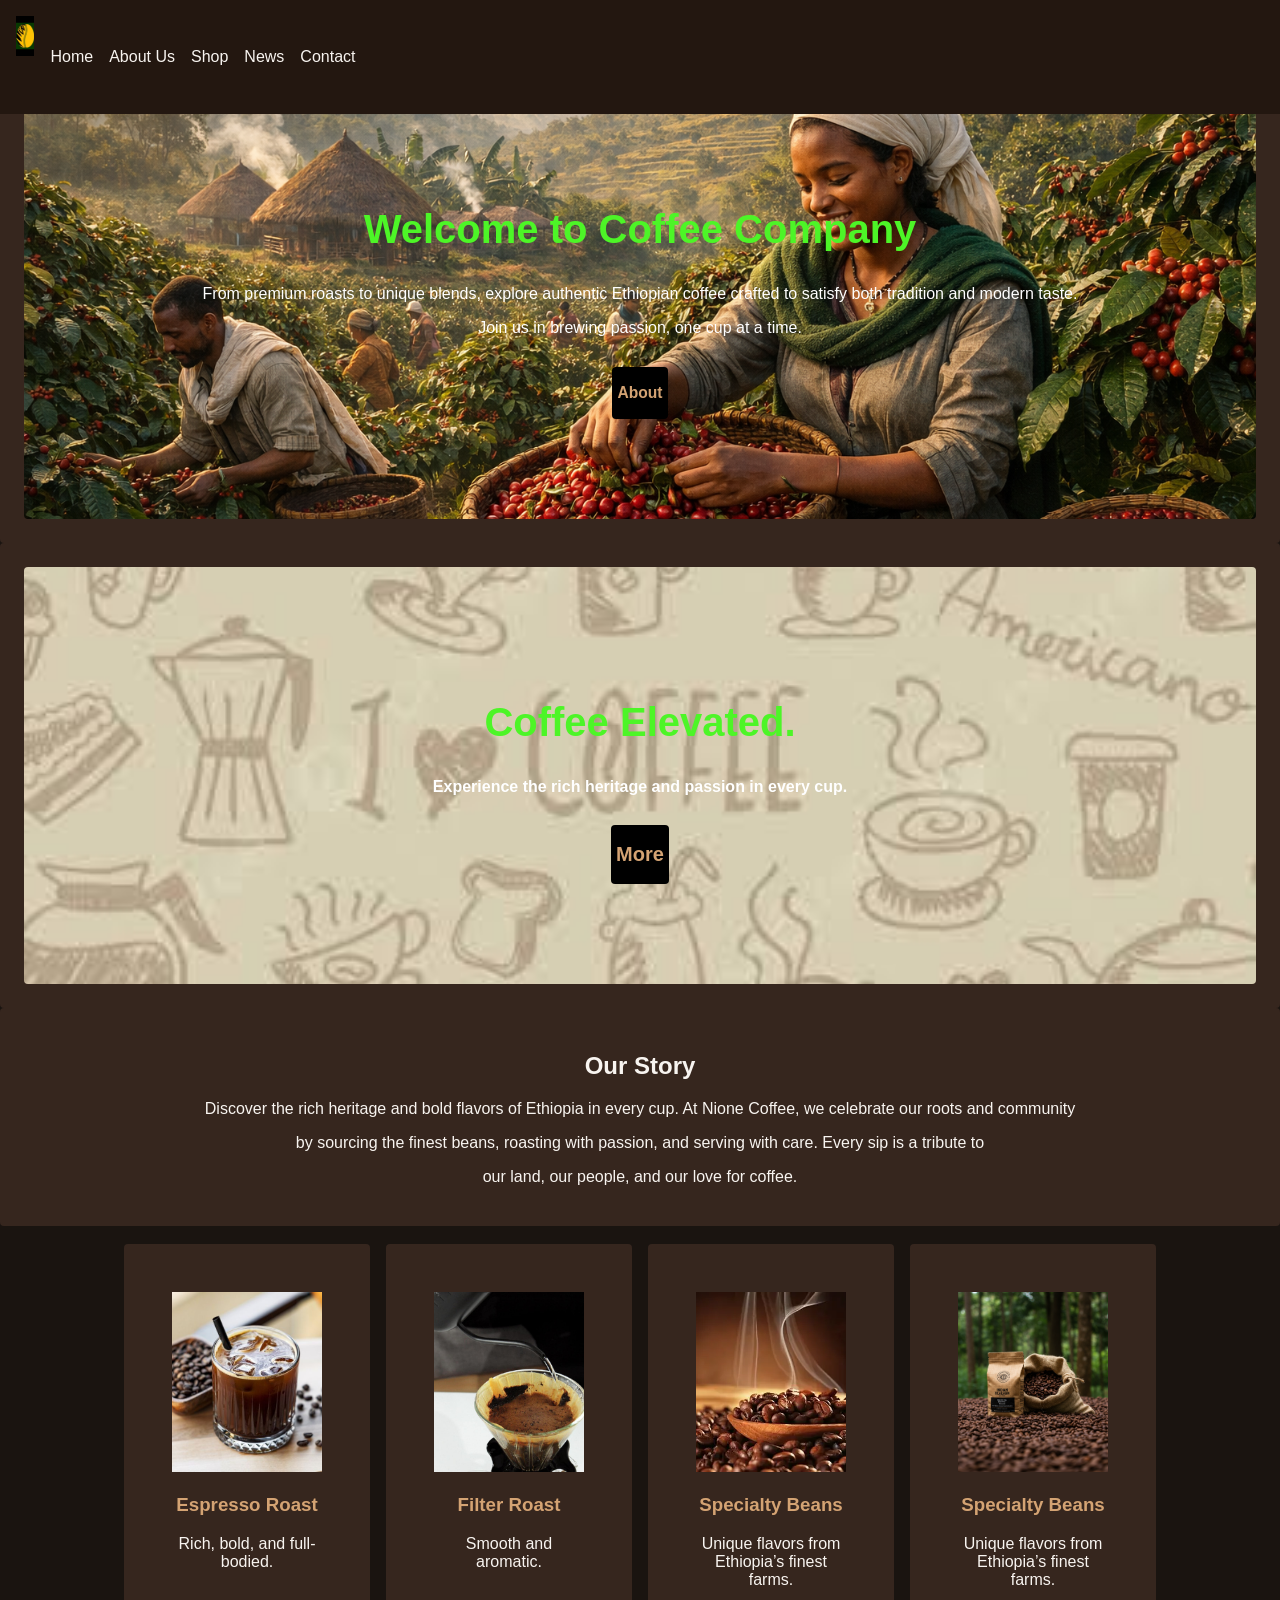
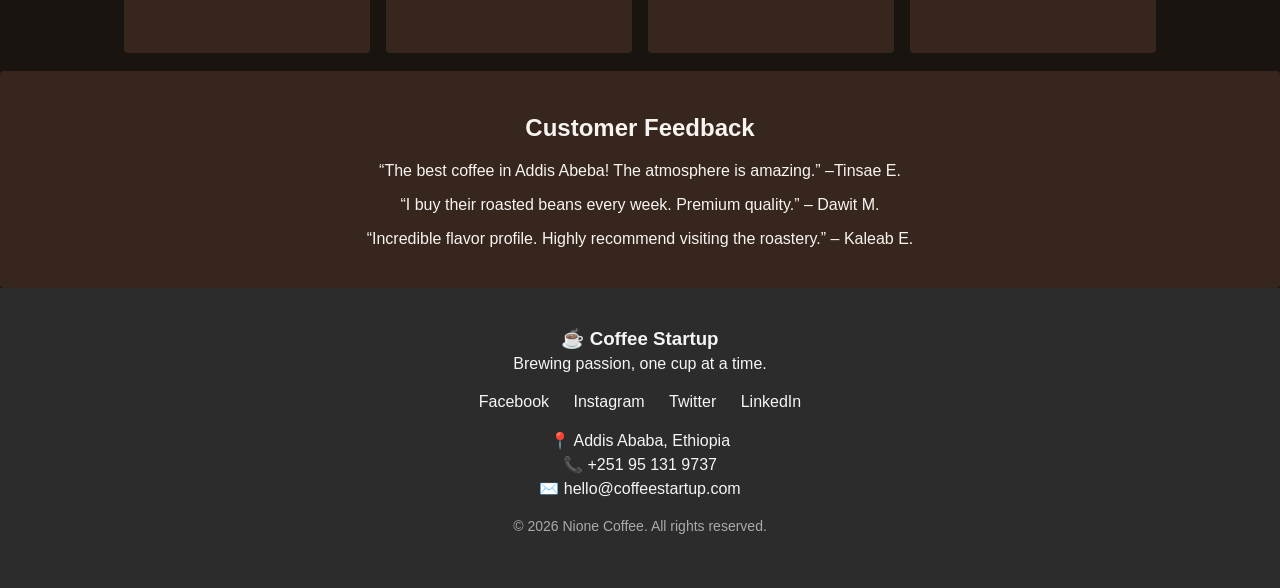
<file: index.html>
<!DOCTYPE html>
<html lang="en">
  <meta name="viewport" content="width=device-width, initial-scale=1.0">

  <head>
  <title>Naion</title>
  <!-- Add the favicon link -->
  <link rel="icon" href="coffee%20imge/photo_2026-03-15_19-44-44.jpg" type="image/x-icon">
</head>
  
<head>
  <meta charset="UTF-8">

 
  <link rel="stylesheet" href="css/styles.css">
 
</head>
<body>
   

  
 <header class="navbar">
  <div class="logo">
  <img src="coffee%20imge/photo_2026-03-15_18-00-04.jpg"  style="height:40px;" >
</div>
  <ul>
    <li><a href="index.html">Home</a></li>
    <li><a href="About.html">About Us</a></li>
    <li><a href="shop.html">Shop</a></li>
     <li><a href="News.html">News</a></li>
    <li><a href="contact.html">Contact</a></li>
  </ul>
</header>

  <!-- Home Section (Hope) -->
<section id="hero-content" class="hero-content" >
    
     <div class="hero-content"  
    style="background-image: url('coffee imge/0260321_161617.png');
       background-size:100%;
         background-position: center;
         color: white;
         text-align: center;
         padding: 100px 20px;">
        <h1>Welcome to Coffee Company</h1>
      <p>From premium roasts to unique blends, explore authentic Ethiopian coffee crafted
        to satisfy both tradition and modern taste. </p>
      <p>Join us in brewing passion, one cup at a time.</p>
   <div >
      <button > <h3>  About  </h3> </button>
    </div>
    </div>
  </section>

   
  <section id="hero-content" class="hero-content" >
    
    <div class="hero-content"  
    style="background-image: url('coffee imge/coffee background.jpg');
         background-size:100%;
         background-position: center;
         color: white;
         text-align: center;
         padding: 100px 20px;">
      <h1><B>Coffee Elevated.</B></h1>
      <p><B>Experience the rich heritage and passion in every cup.</B></p>
<div>
       <button ><h2>More</h2></button>
</div>
    </div>
  </section>
 
  <!-- Story Section -->
  <section id="hero-content" class="hero-content">
    <h2>Our Story</h2>
    <p> Discover the rich heritage and bold flavors of Ethiopia in every cup.
      At Nione Coffee, we celebrate our roots and community</p> <p>by sourcing the finest beans,
      roasting with passion, and serving with care. 
      Every sip is a tribute to</p><p> our land, our people, and our love for coffee.</p>
  
  </section>

  <!-- Products Section -->
  
  
  
  <section id="products" class="products">
    
    <div class="product-grid">
      <div class="product">
        <img src="coffee imge/Espresso Roast.jpg" alt="Espresso Roast">
        <h3>Espresso Roast</h3>
        <p>Rich, bold, and full-bodied.</p>
      </div>
      <div class="product">
        <img src="coffee%20imge/Filter Roast.jpg" alt="Filter Roast">
        <h3>Filter Roast</h3>
        <p>Smooth and aromatic.</p>
      </div>
      <div class="product">
        <img src="coffee imge/Specialty Beans.webp" alt="Specialty Coffee">
        <h3>Specialty Beans</h3>
        <p>Unique flavors from Ethiopia’s finest farms.</p>
      </div>
       <div class="product">
        <img src="coffee%20imge/forest.png" alt="Specialty Coffee">
        <h3>Specialty Beans</h3>
        <p>Unique flavors from Ethiopia’s finest farms.</p>
      </div>
       
    </div>
  </section>

 

  <!-- Testimonials -->
  <section id="hero-content" class="hero-content">
    <h2>Customer Feedback</h2>
    <blockquote>“The best coffee in Addis Abeba! The atmosphere is amazing.” –Tinsae E.</blockquote>
    <blockquote>“I buy their roasted beans every week. Premium quality.” – Dawit M.</blockquote>
    <blockquote>“Incredible flavor profile. Highly recommend visiting the roastery.” – Kaleab E.</blockquote>
  </section>
<fotter>
  <footer style="background-color:#2c2c2c; color:#f5f5f5; padding:40px 20px; text-align:center;">
  <div style="margin-bottom:20px;">
    <h3 style="margin:0; font-family:'Arial', sans-serif;">☕ Coffee Startup</h3>
    <p style="margin:5px 0;">Brewing passion, one cup at a time.</p>
  </div>

  <!-- Social Media Links -->
  <div style="margin:20px 0;">
    <a href="https://tiyo-man.github.io/coffee/contact.html" target="_blank" style="margin:0 10px; color:#f5f5f5; text-decoration:none;">Facebook</a>
    <a href="https://tiyo-man.github.io/coffee/contact.html" target="_blank" style="margin:0 10px; color:#f5f5f5; text-decoration:none;">Instagram</a>
    <a href="https://tiyo-man.github.io/coffee/contact.html target="_blank" style="margin:0 10px; color:#f5f5f5; text-decoration:none;">Twitter</a>
    <a href="https://tiyo-man.github.io/coffee/contact.html" target="_blank" style="margin:0 10px; color:#f5f5f5; text-decoration:none;">LinkedIn</a>
  </div>

  <!-- Contact Info -->
  <div style="margin:20px 0;">
    <p style="margin:5px 0;">📍 Addis Ababa, Ethiopia</p>
    <p style="margin:5px 0;">📞 +251 95 131 9737</p>
    <p style="margin:5px 0;">✉️ hello@coffeestartup.com</p>
  </div>

  <div style="margin-top:20px; font-size:14px; color:#aaa;">
  <p>  © 2026 Nione Coffee. All rights reserved.</p>
  </div>
</footer>

        <script src="js/main.js"></script>
   
</body>
</html>
</file>
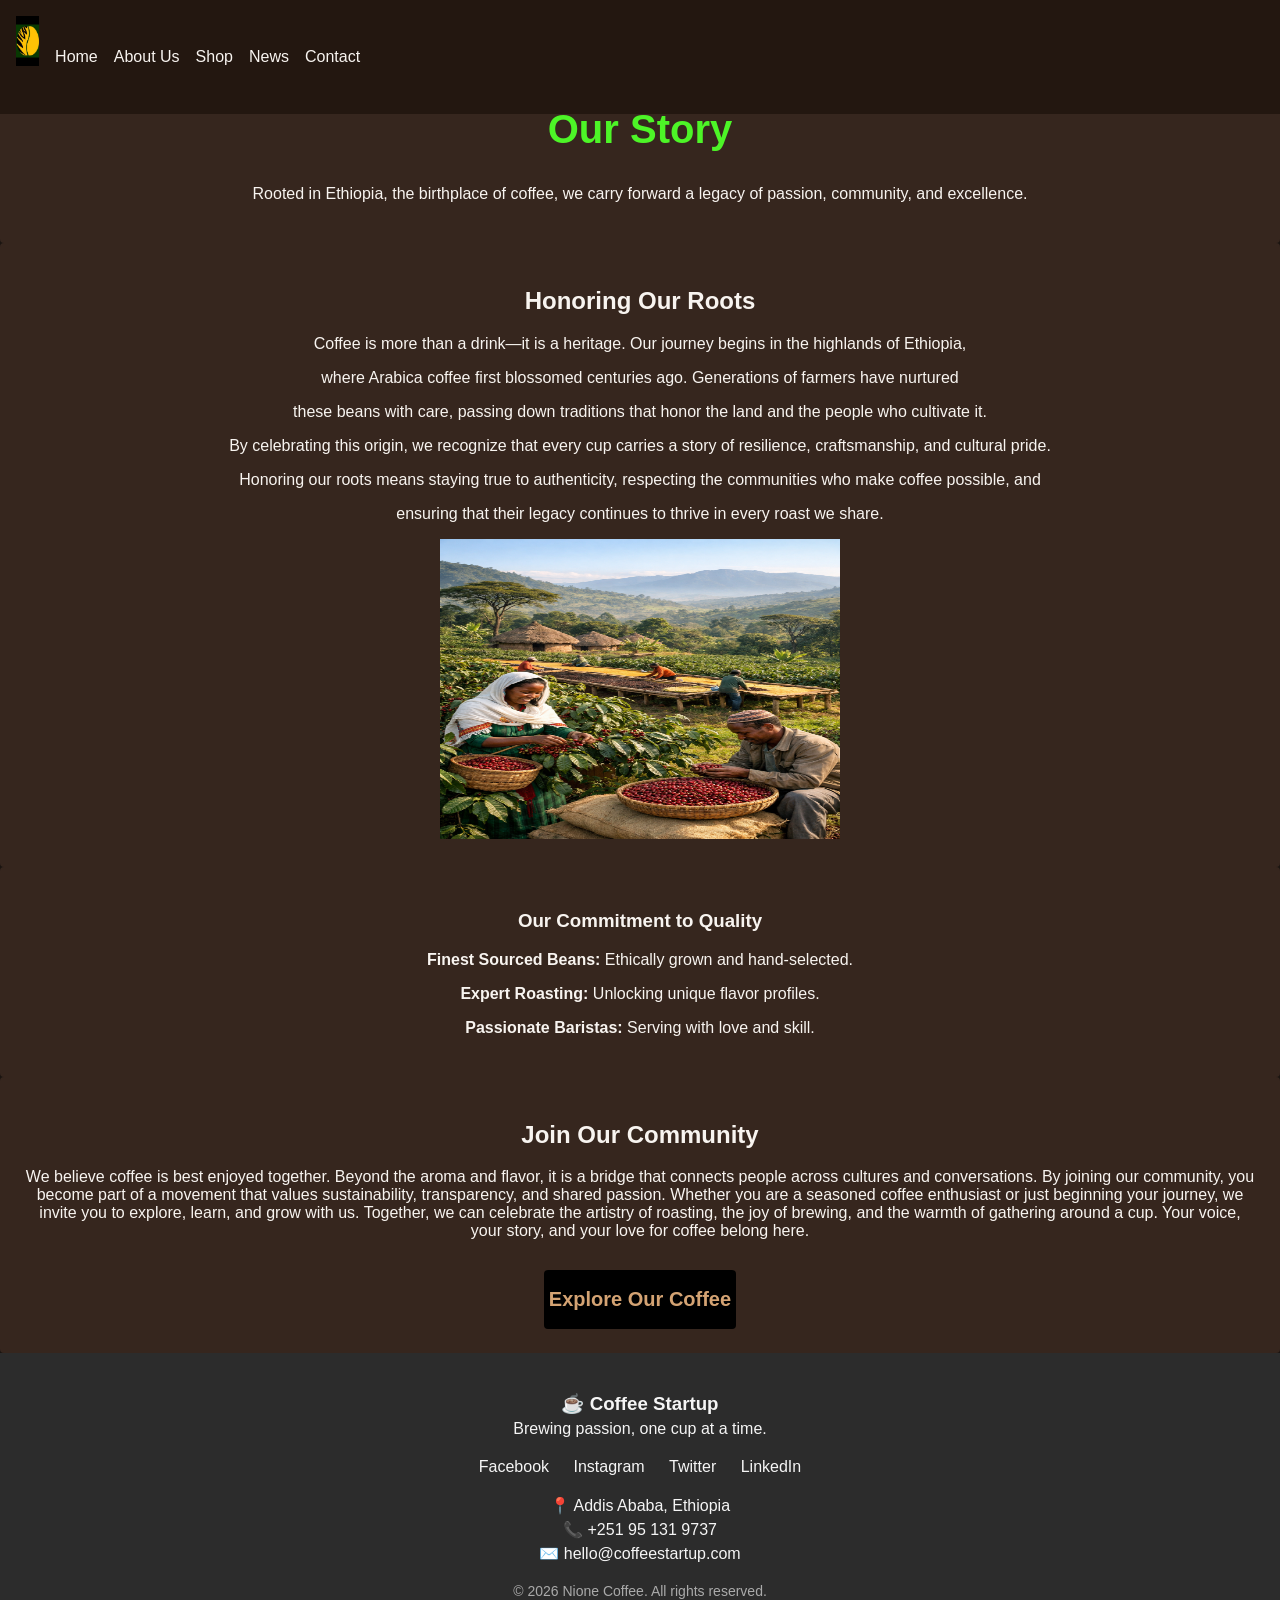
<file: About.html>
<!DOCTYPE html>
<html lang="en">
 <meta name="viewport" content="width=device-width, initial-scale=1.0">
  
  <head>
  <title>Nione</title>
  <!-- Add the favicon link -->
  <link rel="icon" href="coffee%20imge/photo_2026-03-15_19-44-44.jpg" type="image/x-icon">
</head>
  
<head>
  <meta charset="UTF-8">

 
  <link rel="stylesheet" href="css/styles.css">
 
</head>
<body>
 
  
 <header class="navbar">
  <div class="logo">
  <img src="coffee%20imge/photo_2026-03-15_18-00-04.jpg"  style="height:50px; " >
</div>
  <ul>
    <li><a href="index.html">Home</a></li>
    <li><a href="About.html">About Us</a></li>
    <li><a href="shop.html">Shop</a></li>
     <li><a href="News.html">News</a></li>
    <li><a href="contact.html">Contact</a></li>
  </ul>
</header>

  <!-- Hero Section -->
  <section class="about-hero">
    <div class="hero-content">
      <h1>Our Story</h1>
      <p>Rooted in Ethiopia, the birthplace of coffee, we carry forward a legacy of passion, community, and excellence.</p>
    </div>
  </section>

  <!-- Heritage Section -->
  <section class="hero-content">
    <h2>Honoring Our Roots</h2>
    <p>Coffee is more than a drink—it is a heritage. Our journey begins in the highlands of Ethiopia,</p>
    <p>where Arabica coffee first blossomed centuries ago. Generations of farmers have nurtured </p>
    <p>these beans with care, passing down traditions that honor the land and the people who cultivate it.</p>
    <p>By celebrating this origin, we recognize that every cup carries a story of resilience, craftsmanship, and cultural pride.</p>
    <P>Honoring our roots means staying true to authenticity, respecting the communities who make coffee possible, and</p>
    <p>ensuring that their legacy continues to thrive in every roast we share.</p>

     <img src="coffee imge/20260408_105705.png" alt="Coffee Farm" width="400" height="300">
  </section>

  <!-- Quality Commitment -->
  <section class="hero-content">
    <h3>Our Commitment to Quality</h3>
  
      <p><strong>Finest Sourced Beans:</strong> Ethically grown and hand‑selected.</p>
      <p><strong>Expert Roasting:</strong> Unlocking unique flavor profiles.</p>
      <p><strong>Passionate Baristas:</strong> Serving with love and skill.</p>

  </section>

  <!-- Call to Action -->
  <section class="hero-content">
    <h2>Join Our Community</h2>
    <p>We believe coffee is best enjoyed together. Beyond the aroma and flavor, it is a
      bridge that connects people across cultures and conversations. By joining our community, you become part of 
      a movement that values sustainability, transparency, and shared passion. Whether you are a seasoned coffee 
      enthusiast or just beginning your journey, we invite you to explore, learn, and grow with us. Together, we 
      can celebrate the artistry of roasting, the joy of brewing, and the warmth of gathering around a cup. Your voice, your
      story, and your love for coffee belong here.</p>
    <button><h2>Explore Our Coffee</h2></button>
  </section>
  <fotter>
  <footer style="background-color:#2c2c2c; color:#f5f5f5; padding:40px 20px; text-align:center;">
  <div style="margin-bottom:20px;">
    <h3 style="margin:0; font-family:'Arial', sans-serif;">☕ Coffee Startup</h3>
    <p style="margin:5px 0;">Brewing passion, one cup at a time.</p>
  </div>

  <!-- Social Media Links -->
  <div style="margin:20px 0;">
    <a href="https://tiyo-man.github.io/coffee/contact.html" target="_blank" style="margin:0 10px; color:#f5f5f5; text-decoration:none;">Facebook</a>
    <a href="https://tiyo-man.github.io/coffee/contact.html" target="_blank" style="margin:0 10px; color:#f5f5f5; text-decoration:none;">Instagram</a>
    <a href="https://tiyo-man.github.io/coffee/contact.html target="_blank" style="margin:0 10px; color:#f5f5f5; text-decoration:none;">Twitter</a>
    <a href="https://tiyo-man.github.io/coffee/contact.html" target="_blank" style="margin:0 10px; color:#f5f5f5; text-decoration:none;">LinkedIn</a>
  </div>

  <!-- Contact Info -->
  <div style="margin:20px 0;">
    <p style="margin:5px 0;">📍 Addis Ababa, Ethiopia</p>
    <p style="margin:5px 0;">📞 +251 95 131 9737</p>
    <p style="margin:5px 0;">✉️ hello@coffeestartup.com</p>
  </div>

  <div style="margin-top:20px; font-size:14px; color:#aaa;">
  <p>  © 2026 Nione Coffee. All rights reserved.</p>
  </div>
</footer>

        <script src="js/main.js"></script>
   
</body>
</html>
</file>
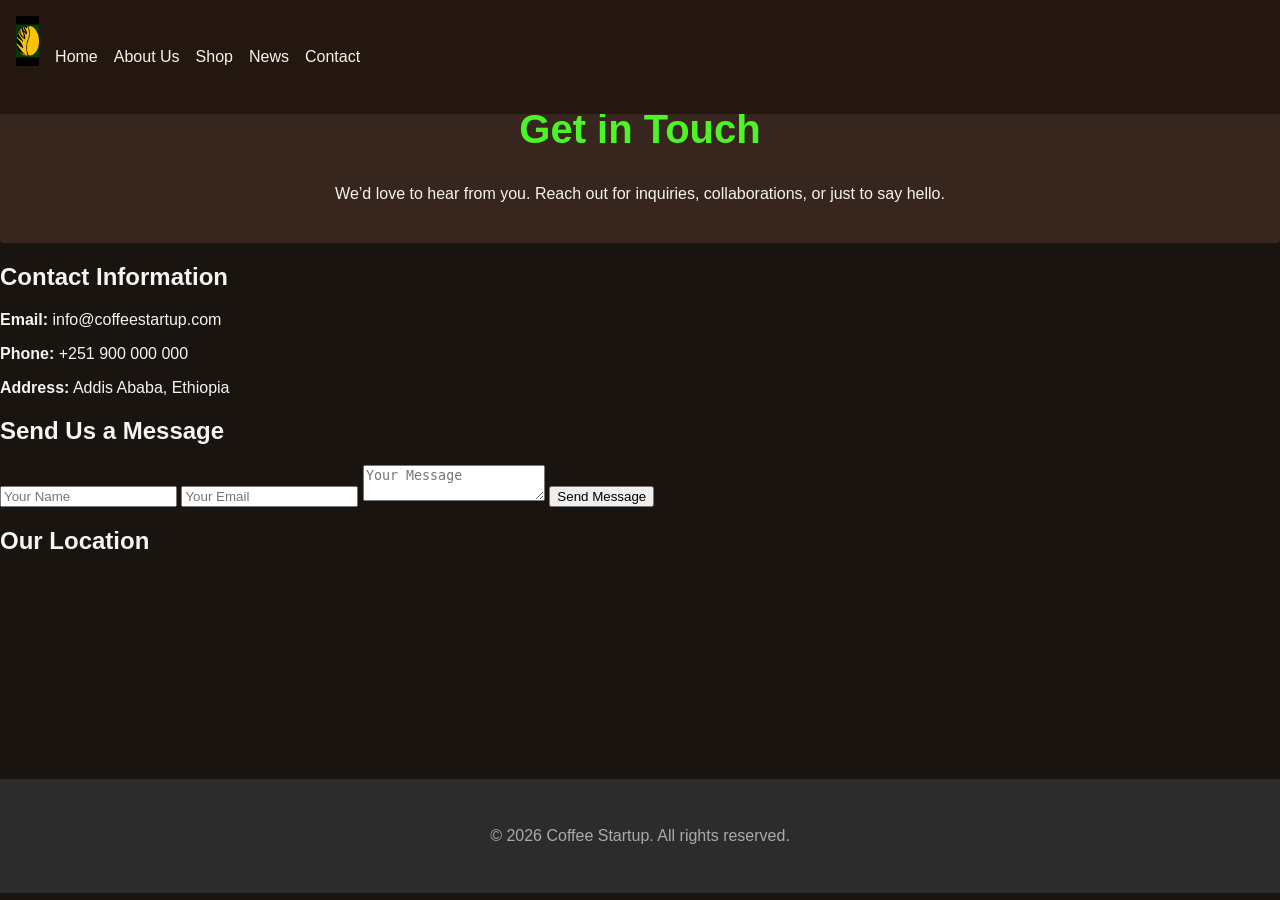
<file: contact.html>
<!DOCTYPE html>
<html lang="en">
   <meta name="viewport" content="width=device-width, initial-scale=1.0">
  <head>
  <title>Nione</title>
  <!-- Add the favicon link -->
  <link rel="icon" href="coffee%20imge/photo_2026-03-15_19-44-44.jpg" type="image/x-icon">
</head>
  
<head>
  <meta charset="UTF-8">

 
  <link rel="stylesheet" href="css/styles.css">
 
</head>
<body>  
 <header class="navbar">
  <div class="logo">
  <img src="coffee%20imge/photo_2026-03-15_18-00-04.jpg"  style="height:50px; " >
</div>
  <ul>
    <li><a href="index.html">Home</a></li>
    <li><a href="About.html">About Us</a></li>
    <li><a href="shop.html">Shop</a></li>
     <li><a href="News.html">News</a></li>
    <li><a href="contact.html">Contact</a></li>
  </ul>
</header>
  

  <section class="contact-hero">
    <div class="hero-content">
      <h1>Get in Touch</h1>
      <p>We’d love to hear from you. Reach out for inquiries, collaborations, or just to say hello.</p>
    </div>
  </section>

  <!-- Contact Info -->
  <section class="contact-info">
    <h2>Contact Information</h2>
    <p><strong>Email:</strong> info@coffeestartup.com</p>
    <p><strong>Phone:</strong> +251 900 000 000</p>
    <p><strong>Address:</strong> Addis Ababa, Ethiopia</p>
  </section>

  <!-- Contact Form -->
  <section class="contact-form">
    <h2>Send Us a Message</h2>
    <form>
      <input type="text" name="name" placeholder="Your Name" required>
      <input type="email" name="email" placeholder="Your Email" required>
      <textarea name="message" placeholder="Your Message" required></textarea>
      <button type="submit">Send Message</button>
    </form>
  </section>

  <!-- Map Embed -->
  <section class="map">
    <h2>Our Location</h2>
    <iframe 
      src="https://www.google.com/maps/embed?pb=!1m18!1m12!1m3!1d3952.123456789!2d38.757!3d9.03!2m3!1f0!2f0!3f0!3m2!1i1024!2i768!4f13.1!3m3!1m2!1s0x164b85b123456789%3A0xabcdef123456789!2sCoffee%20Startup!5e0!3m2!1sen!2set!4v1710000000000!5m2!1sen!2set" 
      width="100%" 
      height="200" 
      style="border:0;" 
      allowfullscreen="" 
      loading="lazy">
    </iframe>
  </section>

  <!-- Footer -->
  <footer>
    <p>© 2026 Coffee Startup. All rights reserved.</p>
  </footer>

</body>
</html>
</file>
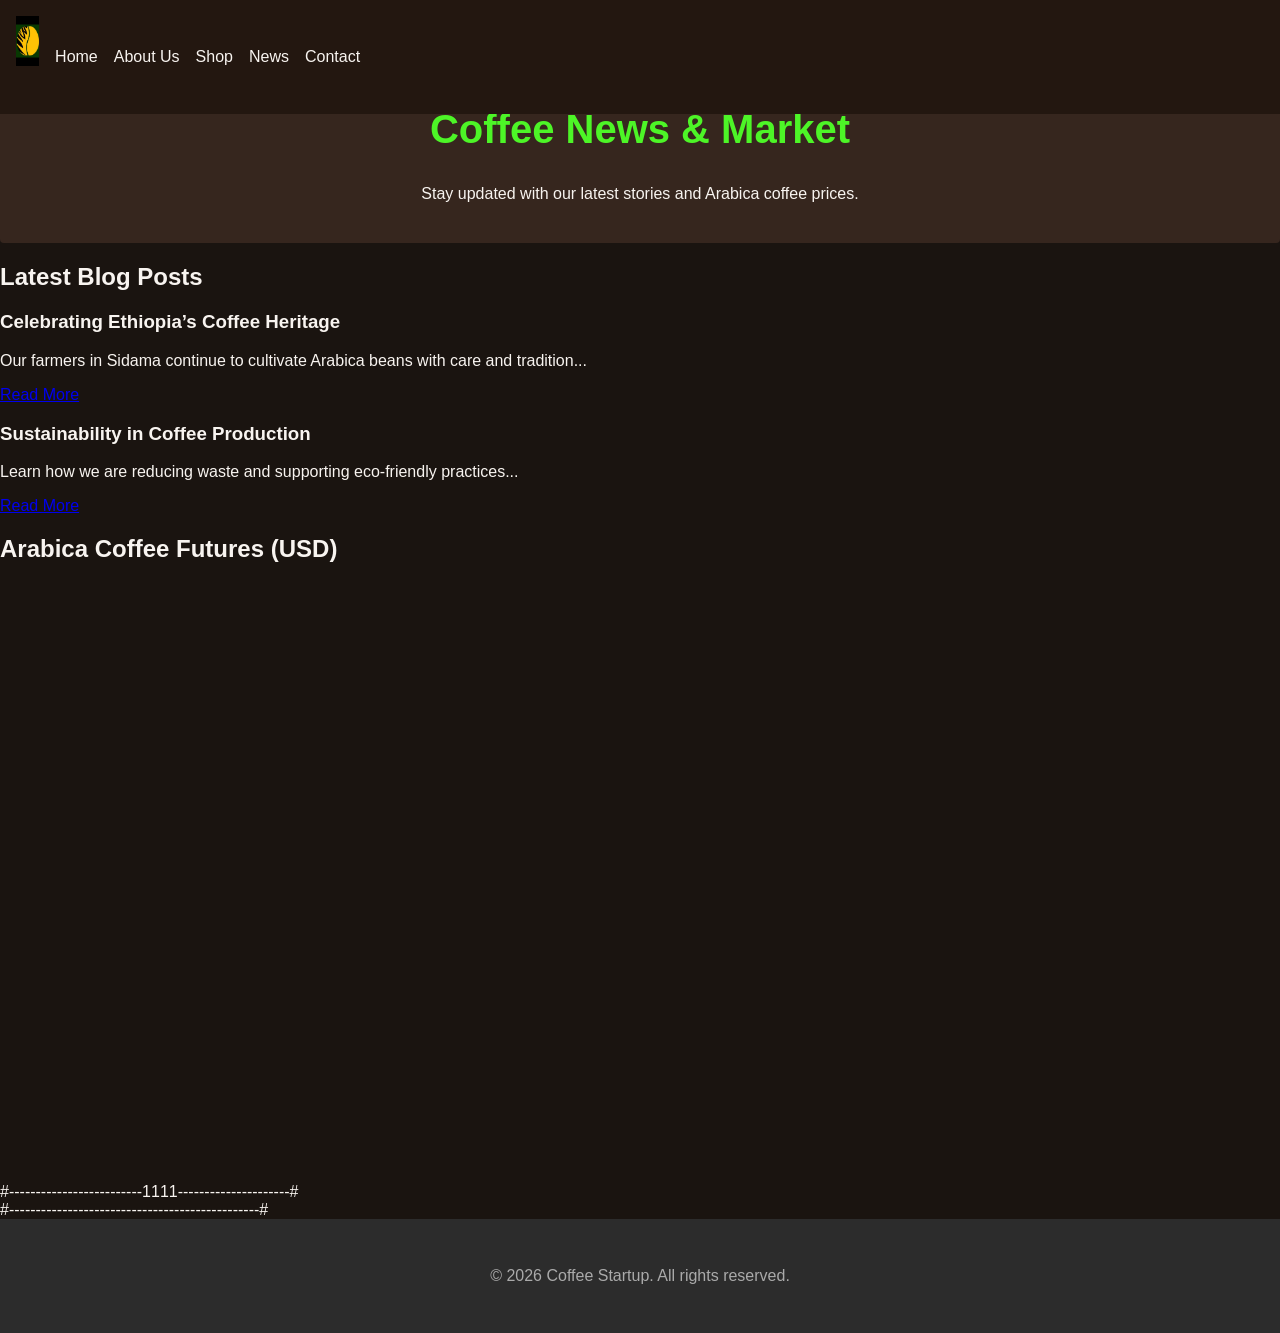
<file: News.html>
<!DOCTYPE html>
<html lang="en">
   <meta name="viewport" content="width=device-width, initial-scale=1.0">
  <head>
  <title>Nione</title>
  <!-- Add the favicon link -->
  <link rel="icon" href="coffee%20imge/photo_2026-03-15_19-44-44.jpg" type="image/x-icon">
</head>
  
<head>
  <meta charset="UTF-8">

 
  <link rel="stylesheet" href="css/styles.css">
 
</head>
<body>
 
  
 <header class="navbar">
  <div class="logo">
  <img src="coffee%20imge/photo_2026-03-15_18-00-04.jpg"  style="height:50px; " >
</div>
  <ul>
    <li><a href="index.html">Home</a></li>
    <li><a href="About.html">About Us</a></li>
    <li><a href="shop.html">Shop</a></li>
     <li><a href="News.html">News</a></li>
    <li><a href="contact.html">Contact</a></li>
  </ul>
</header>



  <!-- Hero Banner -->
  <section class="news-hero">
    <div class="hero-content">
      <h1>Coffee News & Market</h1>
      <p>Stay updated with our latest stories and Arabica coffee prices.</p>
    </div>
  </section>

  <!-- Blog Section -->
  <section class="blog">
    <h2>Latest Blog Posts</h2>
    <article>
      <h3>Celebrating Ethiopia’s Coffee Heritage</h3>
      <p>Our farmers in Sidama continue to cultivate Arabica beans with care and tradition...</p>
      <a href="#">Read More</a>
    </article>
    <article>
      <h3>Sustainability in Coffee Production</h3>
      <p>Learn how we are reducing waste and supporting eco-friendly practices...</p>
      <a href="#">Read More</a>
    </article>
  </section>

  <!-- Live Candlestick Chart -->


 <section class="tradingview-widget-container" >
    <h2>Arabica Coffee Futures (USD)</h2>
    <div class="tradingview-widget-container iframe" style="height:600px; width:100%;" >

      <script type="text/javascript" src="https://s3.tradingview.com/external-embedding/embed-widget-advanced-chart.js" 
     
      style="border:0;" 
      allowfullscreen="" 
      loading="lazy">
      {
        
        "autosize": false,
        "symbol": "ICEUS:KC1!",
        "interval": "D",
        "timezone": "Etc/UTC",
        "theme": "dark",
        "style": "1",   /* 1 = candlesticks */
        "locale": "en",
        "toolbar_bg": "#231710",
        "enable_publishing": false,
        "hide_top_toolbar": true,
        "save_image": false,
        "studies": ["MACD@tv-basicstudies","RSI@tv-basicstudies"]
      };     
      


</script>
   </div>     
  </section>

  #-------------------------1111---------------------#

  
  <div class="tradingview-widget-container">
  <div id="tradingview_chart"></div>
  <script type="text/javascript" src="https://s3.tradingview.com/external-embedding/embed-widget-advanced-chart.js"></script>
  <script type="text/javascript">
    new TradingView.widget({
      "width": "100%",
      "height": 600,
      "symbol": "ICEUS:KC1!",   // Arabica Coffee Futures continuous contract
      "interval": "D",
      "timezone": "Etc/UTC",
      "theme": "light",
      "style": "1",
      "locale": "en",
      "container_id": "tradingview_chart"
    });
  </script>
</div>




  
  #-----------------------------------------------#

  

  <!-- Footer -->
  <footer>
    <p>© 2026 Coffee Startup. All rights reserved.</p>
  </footer>
 <script src="js/main.js"></script>
</body>
</html>
</file>
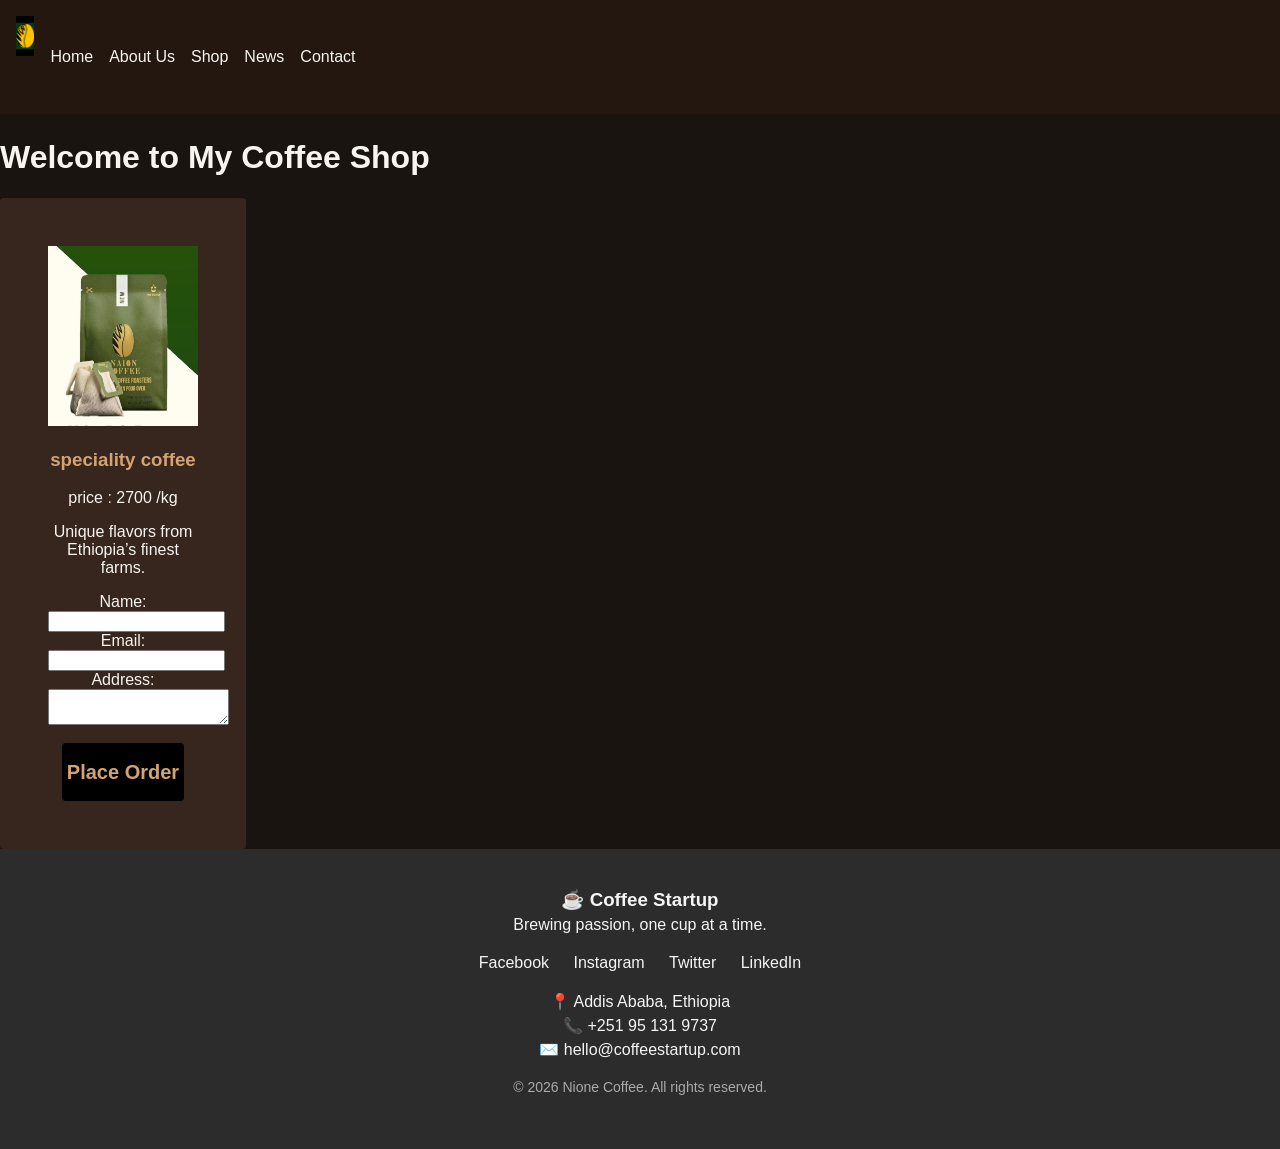
<file: product1.html>
<!DOCTYPE html>
<html lang="en">
  <meta name="viewport" content="width=device-width, initial-scale=1.0">

  <head>
  <title>Naion</title>
  <!-- Add the favicon link -->
  <link rel="icon" href="coffee%20imge/photo_2026-03-15_19-44-44.jpg" type="image/x-icon">
</head>
  
<head>
  <meta charset="UTF-8">

 
  <link rel="stylesheet" href="css/styles.css">
 
</head>
<body>
   

  
 <header class="navbar">
  <div class="logo">
  <img src="coffee%20imge/photo_2026-03-15_18-00-04.jpg"  style="height:40px;" >
</div>
  <ul>
    <li><a href="index.html">Home</a></li>
    <li><a href="About.html">About Us</a></li>
    <li><a href="shop.html">Shop</a></li>
     <li><a href="News.html">News</a></li>
    <li><a href="contact.html">Contact</a></li>
  </ul>
</header>


<p>.</p>
<p>.</p>     
  

<body>
  <h1>Welcome to My Coffee Shop</h1>
   
     <div class="product">
      <img src="coffee imge/product2.jpg" alt="Coffee">
      <h3>speciality coffee</h3>
       <p>price : 2700 /kg</p>
      <p>Unique flavors from Ethiopia’s finest farms.</p>

   

  <!-- Cart Section -->
  <div id="cart"></div>

  <!-- Order Form -->
  <form id="orderForm">
    <label>Name:</label>
    <input type="text" name="name" required><br>
    <label>Email:</label>
    <input type="email" name="email" required><br>
    <label>Address:</label>
    <textarea name="address" required></textarea><br>
    <button type="submit" onclick="emailjs.send()" ><h2>Place Order</h2></button>
  </form>
 </div>
    


  <fotter>
  <footer style="background-color:#2c2c2c; color:#f5f5f5; padding:40px 20px; text-align:center;">
  <div style="margin-bottom:20px;">
    <h3 style="margin:0; font-family:'Arial', sans-serif;">☕ Coffee Startup</h3>
    <p style="margin:5px 0;">Brewing passion, one cup at a time.</p>
  </div>

  <!-- Social Media Links -->
  <div style="margin:20px 0;">
    <a href="https://tiyo-man.github.io/coffee/contact.html" target="_blank" style="margin:0 10px; color:#f5f5f5; text-decoration:none;">Facebook</a>
    <a href="https://tiyo-man.github.io/coffee/contact.html" target="_blank" style="margin:0 10px; color:#f5f5f5; text-decoration:none;">Instagram</a>
    <a href="https://tiyo-man.github.io/coffee/contact.html target="_blank" style="margin:0 10px; color:#f5f5f5; text-decoration:none;">Twitter</a>
    <a href="https://tiyo-man.github.io/coffee/contact.html" target="_blank" style="margin:0 10px; color:#f5f5f5; text-decoration:none;">LinkedIn</a>
  </div>

  <!-- Contact Info -->
  <div style="margin:20px 0;">
    <p style="margin:5px 0;">📍 Addis Ababa, Ethiopia</p>
    <p style="margin:5px 0;">📞 +251 95 131 9737</p>
    <p style="margin:5px 0;">✉️ hello@coffeestartup.com</p>
  </div>

  <div style="margin-top:20px; font-size:14px; color:#aaa;">
  <p>  © 2026 Nione Coffee. All rights reserved.</p>
  </div>
</footer>

        <script src="js/main.js"></script>
   
</body>
</html>
</file>
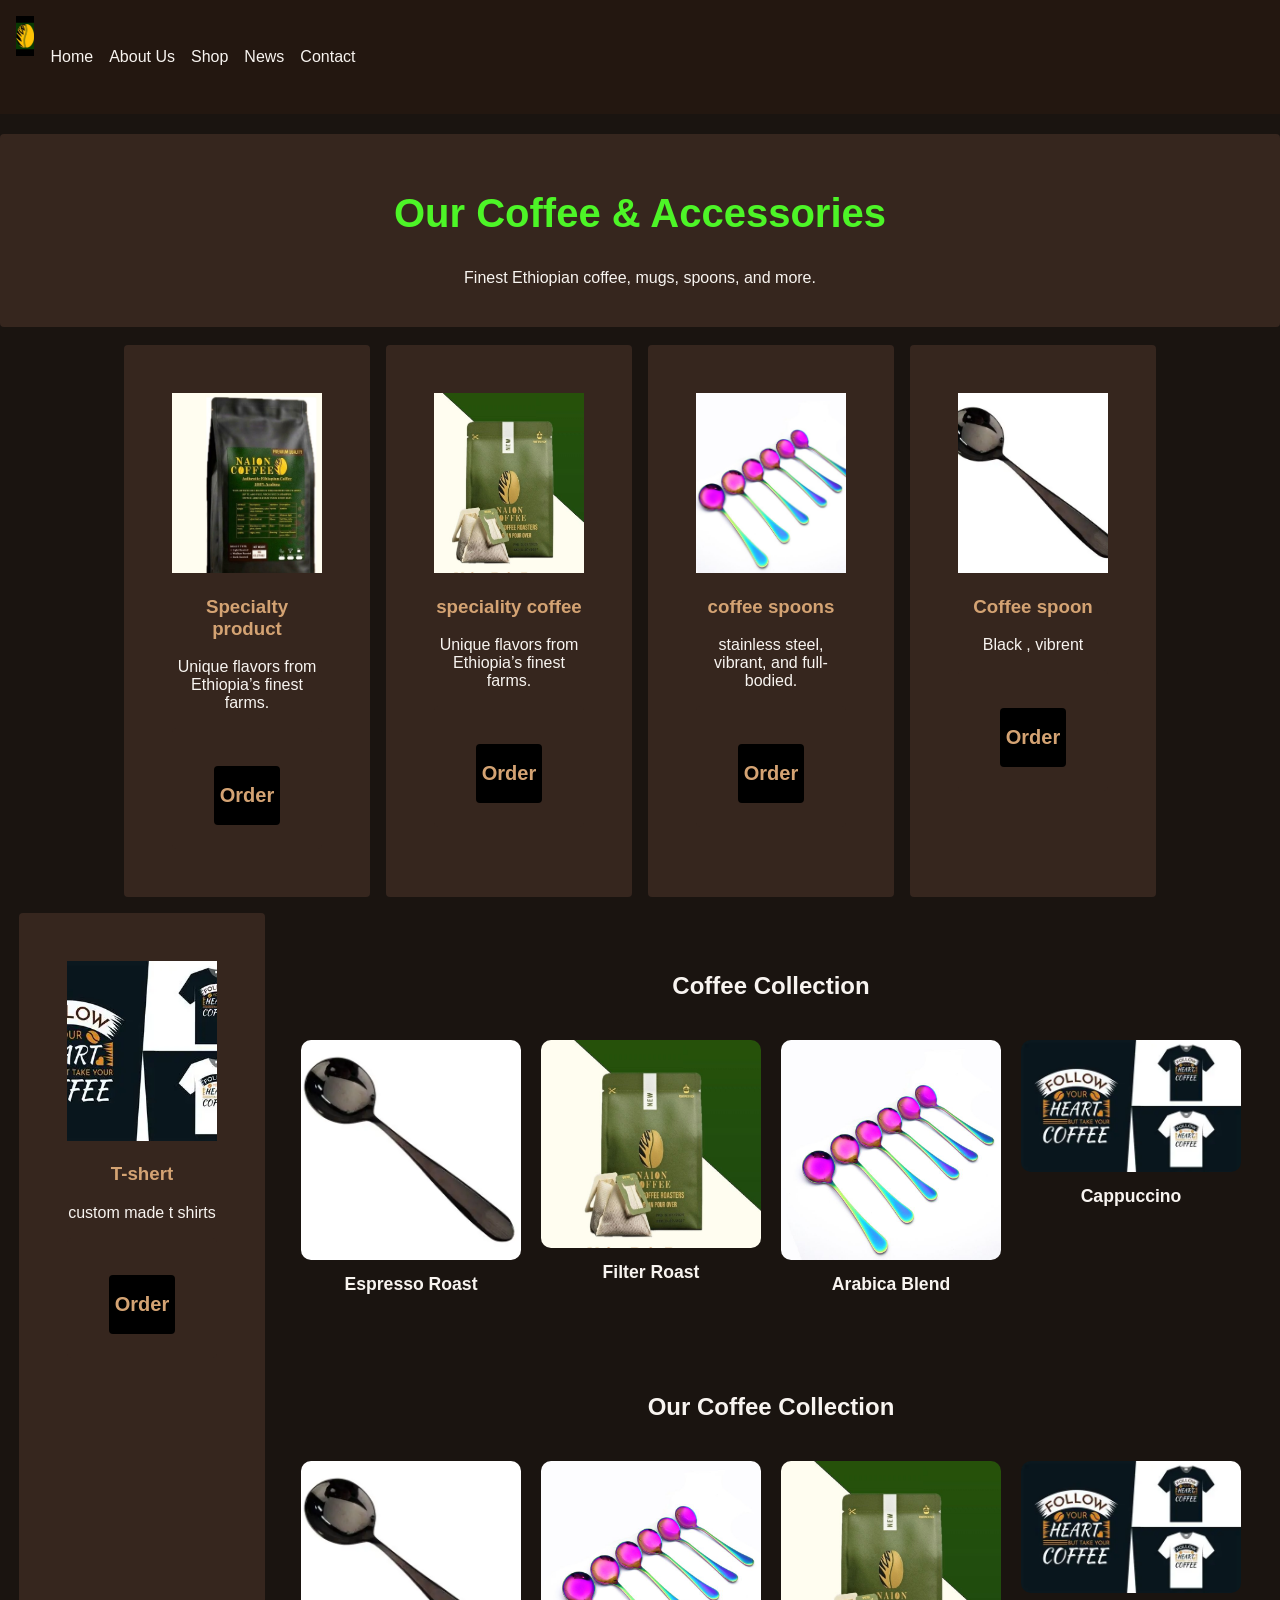
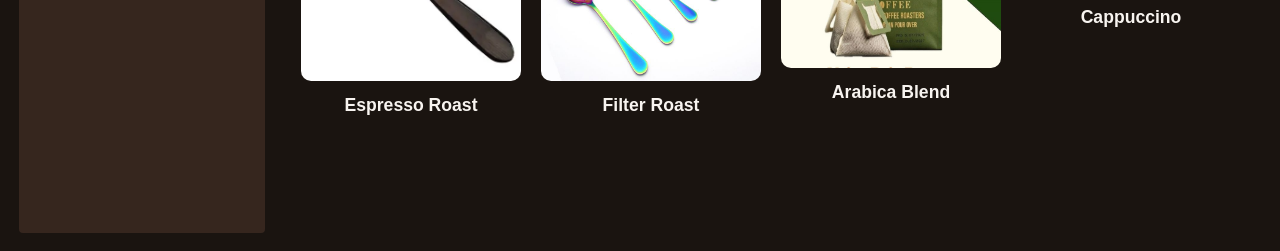
<file: shop.html>
<!DOCTYPE html>
<html lang="en">
  <meta name="viewport" content="width=device-width, initial-scale=1.0">

  <head>
  <title>Naion</title>
  <!-- Add the favicon link -->
  <link rel="icon" href="coffee%20imge/photo_2026-03-15_19-44-44.jpg" type="image/x-icon">
</head>
  
<head>
  <meta charset="UTF-8">

 
  <link rel="stylesheet" href="css/styles.css">
 
</head>
<body>
   

  
 <header class="navbar">
  <div class="logo">
  <img src="coffee%20imge/photo_2026-03-15_18-00-04.jpg"  style="height:40px;" >
</div>
  <ul>
    <li><a href="index.html">Home</a></li>
    <li><a href="About.html">About Us</a></li>
    <li><a href="shop.html">Shop</a></li>
     <li><a href="News.html">News</a></li>
    <li><a href="contact.html">Contact</a></li>
  </ul>
</header>

  <!-- Hero Banner -->
 <p>.</p>
 <p>.</p>
 
 
  <section class="shop-hero">
    <div class="hero-content">
      <h1>Our Coffee & Accessories</h1>
      <p>Finest Ethiopian coffee, mugs, spoons, and more.</p>
    </div>
  </section>

  <!-- Product Grid -->
  <section class="product-grid">
    
    <div class="product">
      <img src="coffee imge/product1.jpg" alt="Coffee">
      <h3>Specialty product</h3>
      <p>Unique flavors from Ethiopia’s finest farms.</p>
    <div class="hero-content">
     <button onclick="document.location='https://tiyo-man.github.io/coffee/product1.html'"><h2><B>Order</B></h2></button>
     </div>
    </div>

     <div class="product">
      <img src="coffee imge/product2.jpg" alt="Coffee">
      <h3>speciality coffee</h3>
      <p>Unique flavors from Ethiopia’s finest farms.</p>
       <div class="hero-content">
     <button><h2><B>Order</B></h2></button>
     </div>
    </div>
    
    <div class="product">
      <img src="coffee imge/spoon 1.jpg" alt="spoon">
      <h3> coffee spoons</h3>
      <p> stainless steel, vibrant, and full-bodied.</p>
      <div class="hero-content">
     <button><h2><B>Order</B></h2></button>
     </div>
    </div>

    
  
     <div class="product">
      <img src="coffee imge/black spoon.webp" alt="spoon">
      <h3>Coffee spoon</h3>
      <p>Black , vibrent</p>
     <div class="hero-content">
     <button><h2><B>Order</B></h2></button>
     </div>
    </div>

    <div class="product">
      <img src="coffee imge/t-shert.webp" alt="t-shert">
      <h3>T-shert</h3>
      <p>custom made t shirts</p>
     <div class="hero-content">
     <button><h2><B>Order</B></h2></button>
     </div>
    </div>
   

<section class="shop-carousel">
  <h2> Coffee Collection</h2>
  <div class="scroll-container">
    <div class="item"><img src="coffee imge/black spoon.webp" alt="Espresso Roast"><h3>Espresso Roast</h3></div>
    <div class="item"><img src="coffee imge/product2.jpg" alt="Filter Roast"><h3>Filter Roast</h3></div>
    <div class="item"><img src="coffee imge/spoon 1.jpg" alt="Arabica Blend"><h3>Arabica Blend</h3></div>
    <div class="item"><img src="coffee imge/t-shert.webp" alt="Cappuccino"><h3>Cappuccino</h3></div>
  </div>

  
</head>
<body>
  <section class="shop-carousel">
    <h2>Our Coffee Collection</h2>
    <div class="scroll-container">
      <div class="item"><img src="coffee imge/black spoon.webp" alt="Espresso Roast"><h3>Espresso Roast</h3></div>
      <div class="item"><img src="coffee imge/spoon 1.jpg" alt="Filter Roast"><h3>Filter Roast</h3></div>
      <div class="item"><img src="coffee imge/product2.jpg" alt="Arabica Blend"><h3>Arabica Blend</h3></div>
      <div class="item"><img src="coffee imge/t-shert.webp" alt="Cappuccino"><h3>Cappuccino</h3></div>
    </div>
  </section>

  <script>
    const container = document.querySelector('.scroll-container');
    const items = document.querySelectorAll('.item');

    container.addEventListener('scroll', () => {
      const center = container.scrollLeft + container.offsetWidth / 2;
      items.forEach(item => {
        const itemCenter = item.offsetLeft + item.offsetWidth / 2;
        const distance = Math.abs(center - itemCenter);
        const scale = Math.max(1, 1.3 - distance / 400);
        item.style.transform = `scale(${scale})`;
      });
    });
  </script>
</body>
</html>
</file>
<file: css/styles.css>
/* Phones */
@media (max-width: 600px) {
  nav ul {
    flex-direction: column;
    font-size: 14px;
  }
}

/* Tablets */
@media (min-width: 601px) and (max-width: 1024px) {
  nav ul {
    flex-direction: row;
    font-size: 16px;
  }
}

/* Desktops */
@media (min-width: 1025px) {
  nav ul {
    font-size: 20px;
  }
}



body {
  margin: 0;
  font-family: 'Segoe UI', Arial, sans-serif;
  background: #1a1410;
  color: #f8f4f0;
  padding-top: 50px; /* prevents overlap with fixed nav */
}

/* Navigation bar */
.navbar {
  position: fixed;
  top: 0;
  width: 100%;
  background: #231710; /* dark brown background */
  padding: 1rem 1rem;

  z-index: 100;
  display: flex;
  justify-content: 200em
  align-items: center;
}

/* Logo */
.navbar .logo {
  font-size: 2rem;
  font-weight: bold;
  color: #d4a373; /* golden accent */
  letter-spacing: 2em;
}

/* Menu */
.navbar ul {
  list-style: none;
  display: flex;
  gap: 1em;

  padding: 1em;
}

.navbar ul li a {
  color: #f8f4f0;
  text-decoration: none;
  font-weight: 500;
  transition: color 0.3s ease;
}

.navbar ul li a:hover {
  color: #d4a373; /* hover accent */
}


/* Hero sections */


.hero-content {
   background: #36261e;
  border-radius: 4px;
  padding: 1.5em;
  max-width: 100%;
  max-height: 100%;
  text-align: center;
  animation: fadeInUp 0.75s ease;
}
.hero-content h1 {
  font-size: 2.5em;
  color: #4DF527;
.hero-content h2, h3 { color: #d4a373; }
}
.hero-content button {
  margin-top: 1em;
  background: black;
  color: #d4a373;
  border: none;
  padding: 0.1em 0.4em;
  border-radius: 4px;
  font-weight: bold;
  cursor: pointer;
}
.product button:hover { background: black; }


/* Product Grid */
.product-grid {
  display: flex;
  flex-wrap: wrap;
  justify-content: center;
  gap: 1em;
  padding: 1.1em;
}
.product {
  background: #36261e;
  border-radius: 4px;
  padding: 3em;
  width: 150px;
  text-align: center;
  animation: fadeInUp 0.75s ease;
}
.product img {
  width: 100%;
  max-width: 150px;
  height: 180px;
  object-fit: cover;
}
.product h3 { color: #d4a373; }
.product button {
  margin-top: 1em;
  background: black;
  color: #d4a373;
  border: none;
  padding: 0.1em 0.4em;
  border-radius: 4px;
  font-weight: bold;
  cursor: pointer;
}
.product button:hover { background: #d4a373; }

/* Modal */
.modal {
  display: none;
  position: fixed;
  inset: 0;
  background: rgba(30,20,16,.8);
  justify-content: center;
  align-items: center;
  z-index: 1000;
}
.modal-content {
  background: #231710;
  padding: 2em;
  border-radius: 12px;
  max-width: 350px;
  margin: auto;
  color: #f8f4f0;
  position: relative;
}
.close {
  position: absolute;
  top: 1em; right: 1em;
  font-size: 1.6em;
  color: #f8f4f0;
  cursor: pointer;
}

/* Footer */
footer {
  background: #2c2c2c;
  text-align: center;
  padding: 2em;
  color: #aaa;
}

/* Animations */
@keyframes fadeInUp {
  from { opacity:0; transform:translateY(30px); }
  to { opacity:1; transform:translateY(0); }
}
.shop-carousel {
  text-align: center;
  padding: 40px 0;
}

.scroll-container {
  display: flex;
  overflow-x: scroll;
  scroll-snap-type: x mandatory;
  gap: 20px;
  padding: 20px;
  scrollbar-width: none;
}

.scroll-container::-webkit-scrollbar {
  display: none;
}

.item {
  flex: 0 0 auto;
  width: 220px;
  scroll-snap-align: center;
  transition: transform 0.3s ease;
}

.item img {
  width: 100%;
  border-radius: 10px;
}

.item h3 {
  margin-top: 10px;
  font-size: 1.1em;
}
</file>
